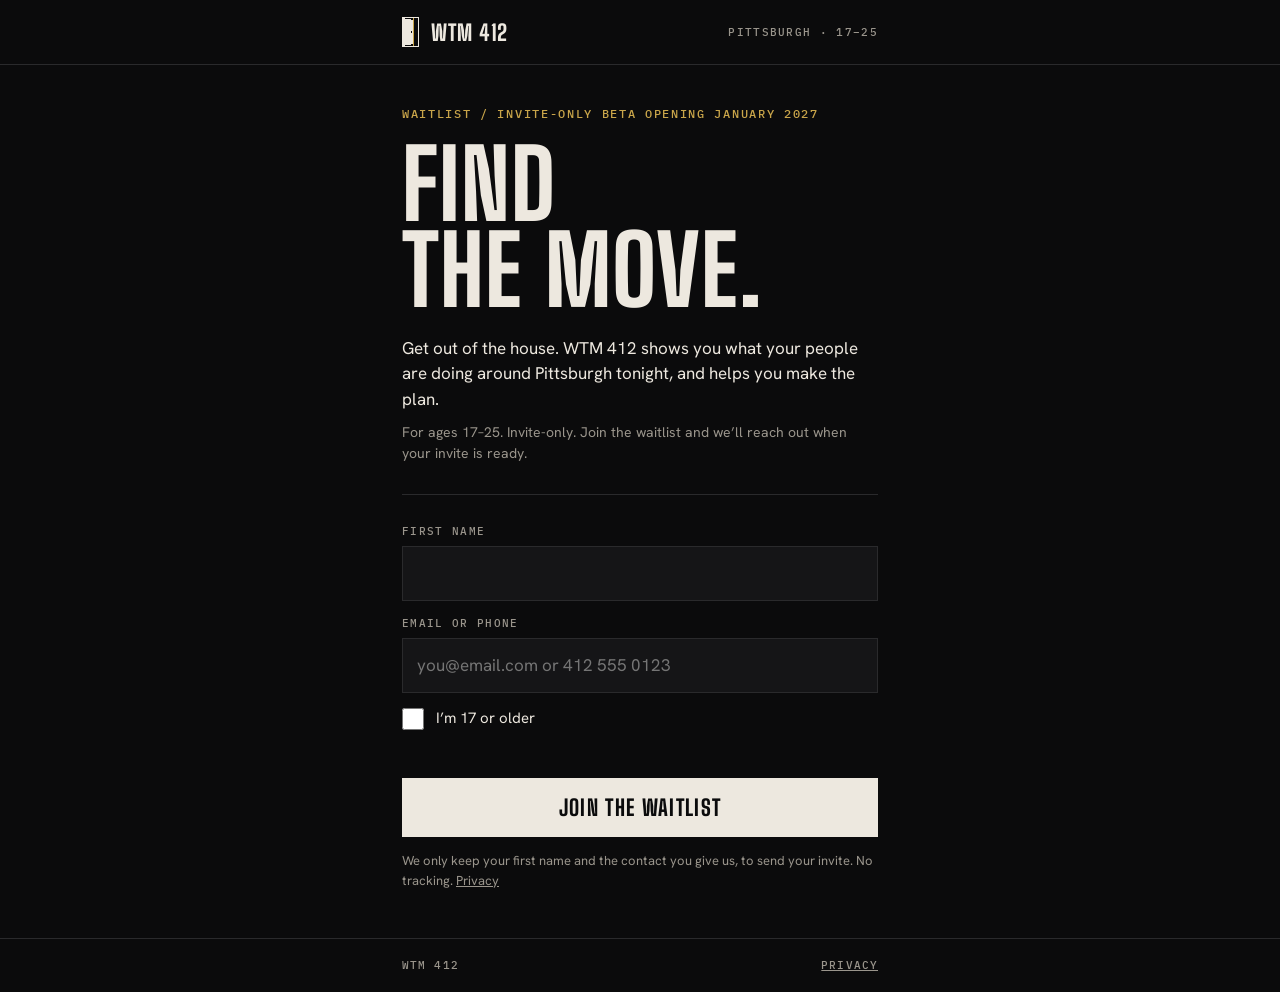
<file: index.html>
<!doctype html>
<html lang="en">
<head>
<meta charset="utf-8">
<meta name="viewport" content="width=device-width, initial-scale=1, viewport-fit=cover">
<title>WTM 412</title>
<meta name="description" content="WTM 412: find the move in Pittsburgh. Ages 17–25. Waitlist / invite-only beta opening January 2027.">
<meta name="theme-color" content="#0B0B0C">
<meta property="og:title" content="WTM 412">
<meta property="og:description" content="Get out of the house. Find the move. Waitlist / invite-only beta opening January 2027.">
<meta property="og:type" content="website">
<meta property="og:url" content="https://quegan.github.io/wtm412/">
<meta property="og:image" content="https://quegan.github.io/wtm412/og.png">
<meta property="og:image:width" content="1200">
<meta property="og:image:height" content="630">
<meta name="twitter:card" content="summary_large_image">
<meta name="twitter:title" content="WTM 412">
<meta name="twitter:image" content="https://quegan.github.io/wtm412/og.png">
<link rel="icon" href="assets/wtm-door-icon.svg" type="image/svg+xml">
<link rel="apple-touch-icon" href="assets/wtm-door-180.png">
<link rel="stylesheet" href="assets/faces.css">
<link rel="stylesheet" href="style.css">
</head>
<body>
<header><div class="wrap"><img src="assets/wtm-door.svg" alt=""><a class="mark" href="./">WTM 412</a><span class="tag">Pittsburgh · 17–25</span></div></header>
<main><div class="wrap">
  <div id="intro">
  <p class="kicker">Waitlist / invite-only beta opening January 2027</p>
  <h1>Find<br>the move.</h1>
  <p class="lede">Get out of the house. WTM 412 shows you what your people are doing around Pittsburgh tonight, and helps you make the plan.</p>
  <p class="sub">For ages 17–25. Invite-only. Join the waitlist and we’ll reach out when your invite is ready.</p>
  <div class="rule"></div>
  </div>

  <p class="referred" id="referred" hidden></p>
  <form id="form" novalidate>
    <label class="f">First name<input type="text" name="first_name" autocomplete="given-name" maxlength="40" required></label>
    <label class="f">Email or phone<input type="text" name="contact" inputmode="email" autocomplete="email" maxlength="254" required placeholder="you@email.com or 412 555 0123"></label>
    <div class="hp" aria-hidden="true"><label>Website<input type="text" name="website" tabindex="-1" autocomplete="off"></label></div>
    <label class="check"><input type="checkbox" name="age" required><span>I’m 17 or older</span></label>
    <p class="err" id="err" role="alert"></p>
    <button type="submit" id="submit">Join the waitlist</button>
    <p class="note">We only keep your first name and the contact you give us, to send your invite. No tracking. <a href="privacy.html">Privacy</a></p>
  </form>

  <section class="done" id="done" hidden>
    <p class="kicker">You’re on the waitlist</p>
    <h1 style="font-size:clamp(48px,14vw,80px)">You’re in<br>line.</h1>
    <p class="lede">Invite-only beta opens January 2027. Here’s your personal link:</p>
    <div class="linkbox" id="mylink"></div>
    <div class="row"><button type="button" id="copy">Copy link</button><button type="button" class="ghost" id="share">Share</button></div>
    <p class="goal">Bring 3 friends.</p>
    <p class="sub">Get 3 friends on the waitlist with your link: first access in January + Friend badge.</p>
  </section>
</div></main>
<footer><div class="wrap"><span>WTM 412</span><a href="privacy.html">Privacy</a></div></footer>
<script type="module" src="app.js"></script>
</body>
</html>
</file>
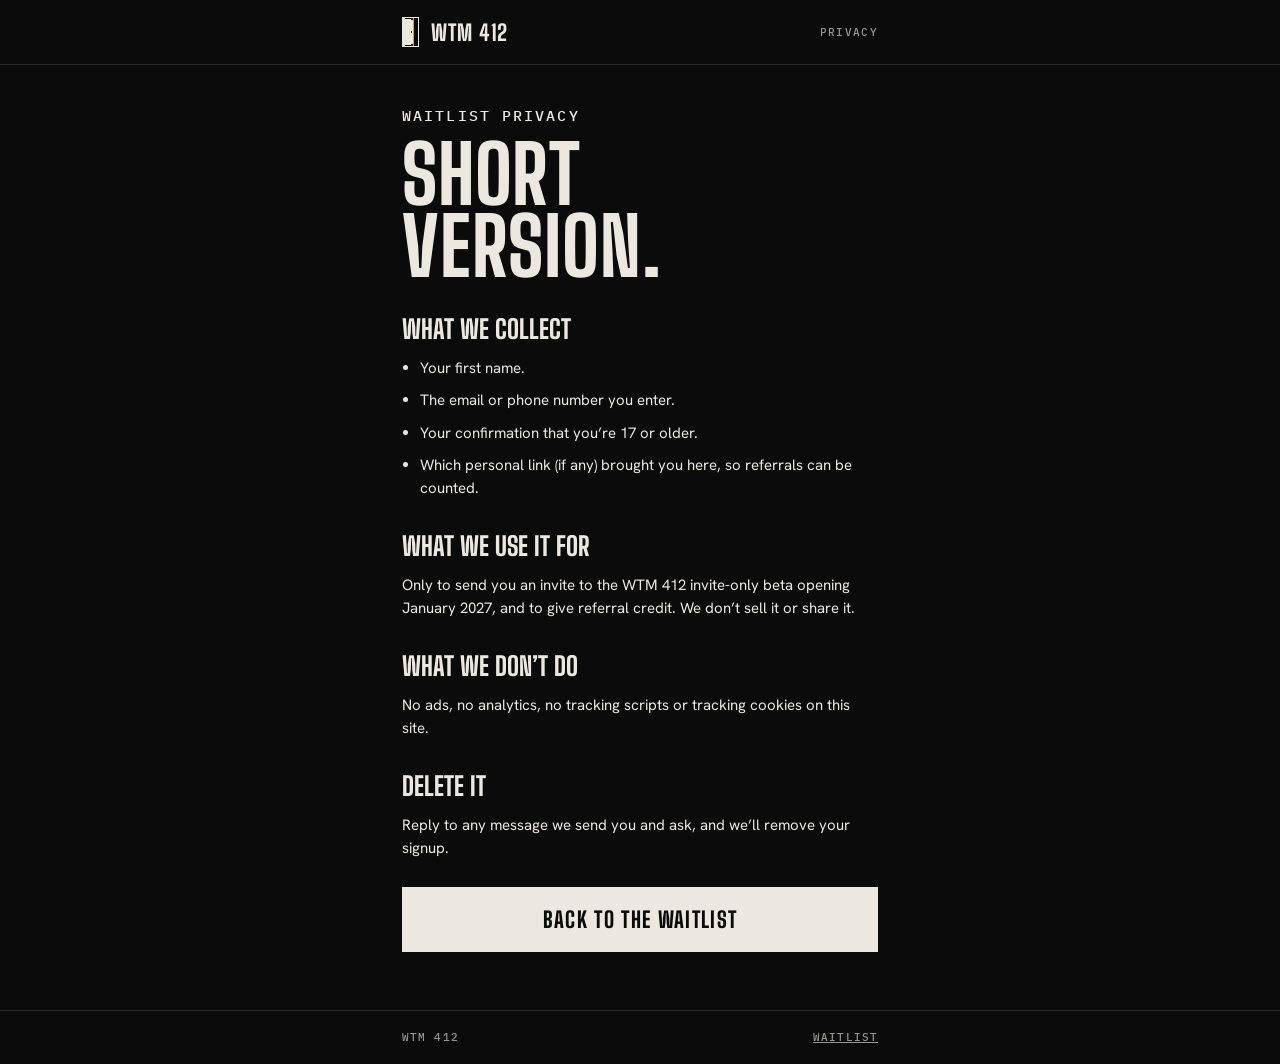
<file: privacy.html>
<!doctype html>
<html lang="en">
<head>
<meta charset="utf-8">
<meta name="viewport" content="width=device-width, initial-scale=1, viewport-fit=cover">
<title>WTM 412 · Privacy</title>
<meta name="theme-color" content="#0B0B0C">
<meta property="og:title" content="WTM 412">
<meta property="og:image" content="https://quegan.github.io/wtm412/og.png">
<link rel="icon" href="assets/wtm-door-icon.svg" type="image/svg+xml">
<link rel="stylesheet" href="assets/faces.css">
<link rel="stylesheet" href="style.css">
</head>
<body>
<header><div class="wrap"><img src="assets/wtm-door.svg" alt=""><a class="mark" href="./">WTM 412</a><span class="tag">Privacy</span></div></header>
<main><div class="wrap prose">
  <p class="kicker">Waitlist privacy</p>
  <h1 style="font-size:clamp(48px,14vw,80px)">Short<br>version.</h1>
  <h2>What we collect</h2>
  <ul><li>Your first name.</li><li>The email or phone number you enter.</li><li>Your confirmation that you’re 17 or older.</li><li>Which personal link (if any) brought you here, so referrals can be counted.</li></ul>
  <h2>What we use it for</h2>
  <p>Only to send you an invite to the WTM 412 invite-only beta opening January 2027, and to give referral credit. We don’t sell it or share it.</p>
  <h2>What we don’t do</h2>
  <p>No ads, no analytics, no tracking scripts or tracking cookies on this site.</p>
  <h2>Delete it</h2>
  <p>Reply to any message we send you and ask, and we’ll remove your signup.</p>
  <p style="margin-top:28px"><a class="btn" href="./">Back to the waitlist</a></p>
</div></main>
<footer><div class="wrap"><span>WTM 412</span><a href="./">Waitlist</a></div></footer>
</body>
</html>
</file>
<file: assets/faces.css>
/* 1031h type system (SIL OFL 1.1, self-hosted Google Fonts latin subsets): WTM Display = Big Shoulders Display (static ExtraBold 800 instance, 1102: the variable face defaulted to Thin and rendered hairline on iOS/WebKit), WTM Sans = Hanken Grotesk, WTM Mono = IBM Plex Mono. */
@font-face{font-family:'WTM Display';font-style:normal;font-weight:100 900;font-display:swap;
src:url([data-uri]) format('woff2')}
@font-face{font-family:'WTM Sans';font-style:normal;font-weight:100 900;font-display:swap;
src:url([data-uri]) format('woff2')}
@font-face{font-family:'WTM Mono';font-style:normal;font-weight:100 700;font-display:swap;
src:url([data-uri]) format('woff2')}
</file>
<file: style.css>
:root{--ink:#0B0B0C;--ink2:#151517;--bone:#EDE8DF;--dim:#9a958c;--line:#2a2a2c;--brass:#C9A54A;
--d:'WTM Display',Impact,sans-serif;--s:'WTM Sans',system-ui,sans-serif;--m:'WTM Mono',ui-monospace,monospace}
*{box-sizing:border-box;margin:0;padding:0;border-radius:0}
html,body{background:var(--ink);color:var(--bone)}
body{font-family:var(--s);font-size:16px;line-height:1.5;min-height:100svh;display:flex;flex-direction:column;-webkit-font-smoothing:antialiased}
a{color:var(--bone)}
.wrap{width:100%;max-width:520px;margin:0 auto;padding:0 22px}
header{border-bottom:1px solid var(--line)}
header .wrap{display:flex;align-items:center;gap:12px;height:64px}
header img{height:30px;width:auto}
.mark{font-family:var(--d);font-weight:800;font-size:22px;letter-spacing:.04em;text-decoration:none}
.tag{margin-left:auto;font-family:var(--m);font-size:11px;letter-spacing:.12em;text-transform:uppercase;color:var(--dim)}
main{flex:1;padding:40px 0 48px}
.kicker{font-family:var(--m);font-size:12px;letter-spacing:.14em;text-transform:uppercase;color:var(--brass);margin-bottom:18px}
h1{font-family:var(--d);font-weight:800;font-size:clamp(56px,17vw,96px);line-height:.9;letter-spacing:.01em;text-transform:uppercase;margin-bottom:22px}
.lede{font-size:17px;color:var(--bone);max-width:30em;margin-bottom:10px}
.sub{font-size:14px;color:var(--dim);margin-bottom:30px}
.rule{height:1px;background:var(--line);margin:0 0 28px}
form{display:grid;gap:14px}
label.f{display:grid;gap:6px;font-family:var(--m);font-size:11px;letter-spacing:.12em;text-transform:uppercase;color:var(--dim)}
input[type=text],input[type=email],input[type=tel]{font:inherit;font-family:var(--s);font-size:17px;letter-spacing:0;text-transform:none;color:var(--bone);background:var(--ink2);border:1px solid var(--line);padding:14px;width:100%;-webkit-appearance:none;appearance:none}
input:focus{outline:none;border-color:var(--bone)}
.check{display:flex;gap:12px;align-items:flex-start;font-size:15px;color:var(--bone);cursor:pointer}
.check input{width:22px;height:22px;accent-color:var(--brass);flex:none;margin-top:1px}
.hp{position:absolute;left:-9999px;width:1px;height:1px;overflow:hidden}
button,.btn{font-family:var(--d);font-weight:800;font-size:22px;letter-spacing:.06em;text-transform:uppercase;background:var(--bone);color:var(--ink);border:0;padding:16px 18px;width:100%;cursor:pointer;text-align:center;text-decoration:none;display:block}
button:disabled{opacity:.5;cursor:default}
button.ghost{background:transparent;color:var(--bone);border:1px solid var(--bone)}
.err{min-height:20px;font-size:14px;color:var(--bone)}
.err:not(:empty)::before{content:'— ';color:var(--brass)}
.note{font-size:13px;color:var(--dim)}
.note a{color:var(--dim)}
.referred{font-family:var(--m);font-size:12px;letter-spacing:.08em;color:var(--brass);margin-bottom:16px}
.done[hidden],form[hidden]{display:none}
.linkbox{font-family:var(--m);font-size:15px;background:var(--ink2);border:1px solid var(--line);border-left:3px solid var(--brass);padding:14px;word-break:break-all;margin:14px 0}
.row{display:grid;grid-template-columns:1fr 1fr;gap:10px}
.goal{font-family:var(--d);font-weight:800;font-size:30px;line-height:1;text-transform:uppercase;margin:26px 0 8px}
footer{border-top:1px solid var(--line);padding:18px 0;font-family:var(--m);font-size:11px;letter-spacing:.1em;text-transform:uppercase;color:var(--dim)}
footer .wrap{display:flex;justify-content:space-between;gap:12px}
footer a{color:var(--dim)}
.prose h2{font-family:var(--d);font-weight:800;font-size:26px;text-transform:uppercase;margin:28px 0 8px}
.prose p,.prose li{font-size:15px;color:var(--bone);margin-bottom:10px}
.prose ul{padding-left:18px}
</file>
